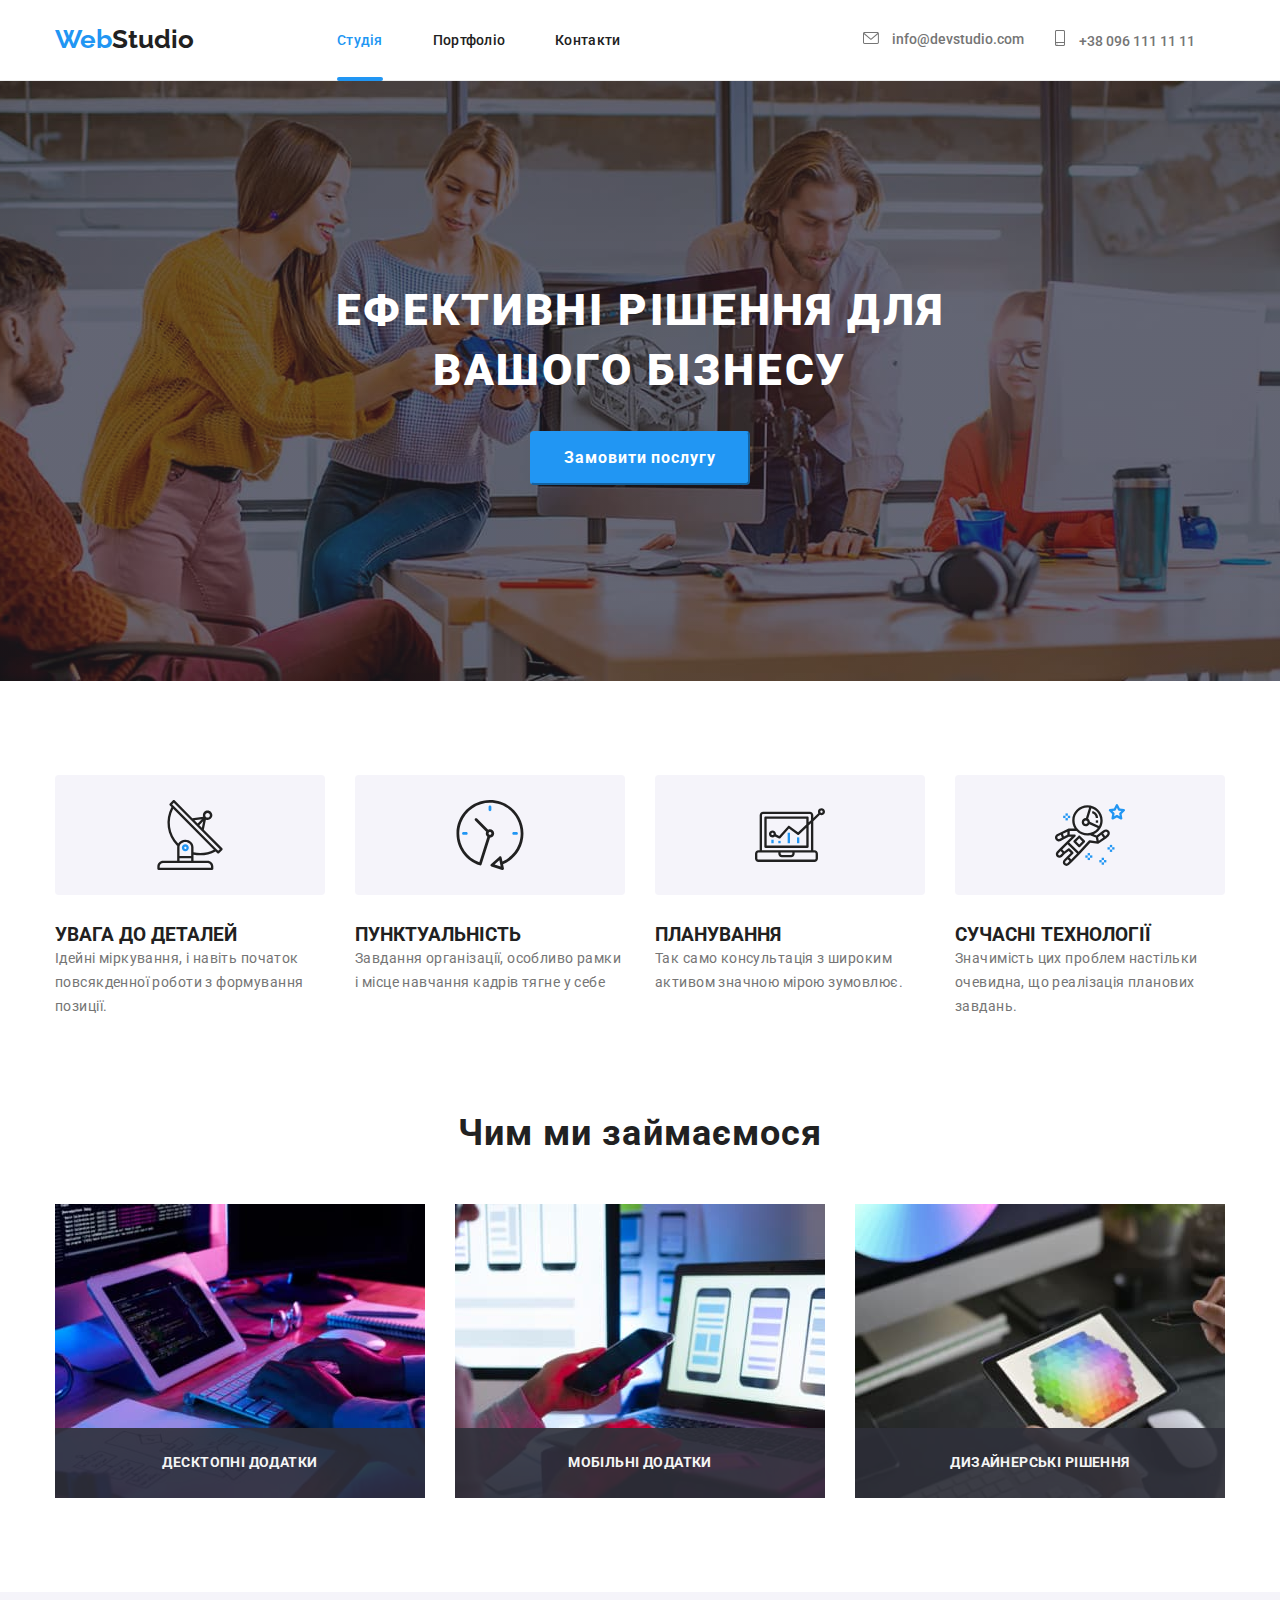
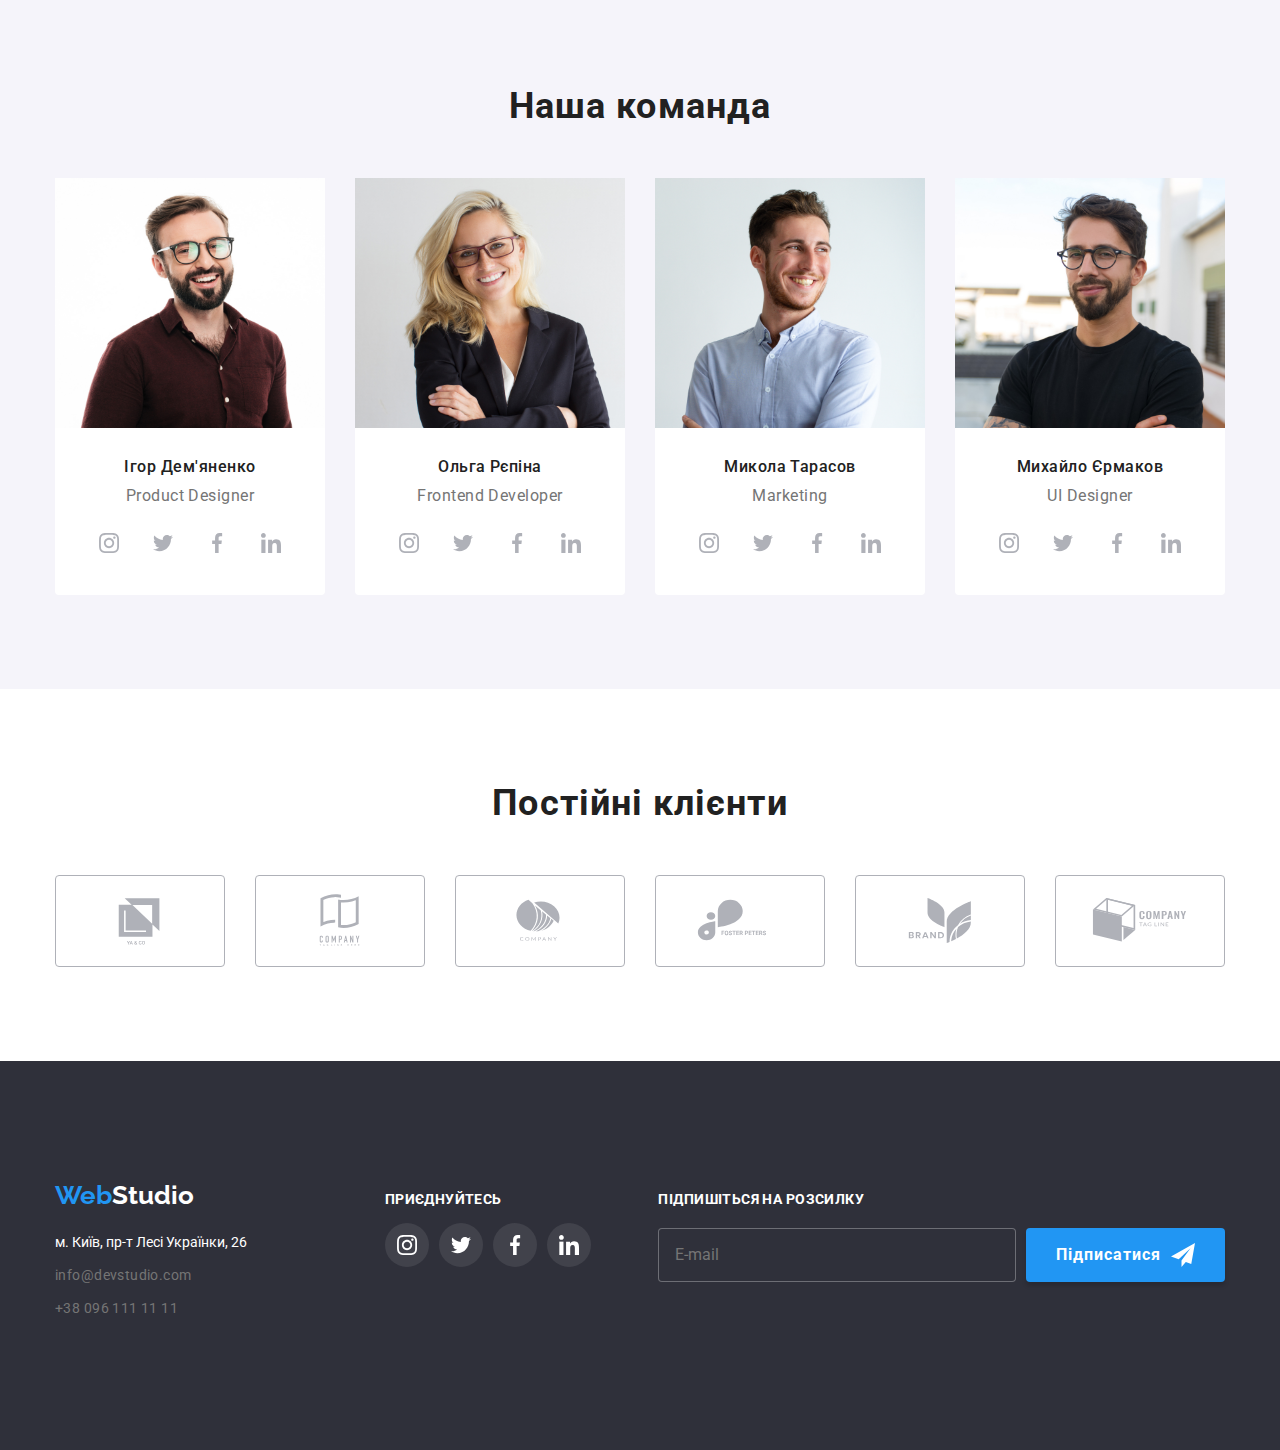
<file: index.html>
<!DOCTYPE html>
<html lang="uk">
  <head>
    <meta charset="UTF-8" />
    <meta http-equiv="X-UA-Compatible" content="IE=edge" />
    <meta name="viewport" content="width=device-width, initial-scale=1.0" />
    <title>Document</title>
    <link rel="preconnect" href="https://fonts.googleapis.com" />
    <link rel="preconnect" href="https://fonts.gstatic.com" crossorigin />
    <link
      href="https://fonts.googleapis.com/css2?family=Homemade+Apple&family=Raleway:wght@700&family=Roboto:wght@400;500;700;900&display=swap"
      rel="stylesheet"
    />
    <link
      rel="stylesheet"
      href="https://cdn.jsdelivr.net/npm/modern-normalize@1.1.0/modern-normalize.min.css"
    />
    <!-- <link rel="stylesheet" href="./css/style.css" /> -->
    
    <!-- ПРОЦЕСОР SAAS -->
    <link rel="stylesheet" href="https://cdn.jsdelivr.net/npm/modern-normalize@1.1.0/modern-normalize.css">
    <link rel="stylesheet" href="./css/main.css" />
  </head>
<body>
  <header class="header">
    <nav class="header__nav-page container ">
      <a class="header__logo" href="./index.html">Web<span class="header__logo-studio">Studio</span></a>
      <ul class="nav-wrap header__nav-list list">
        <li class="nav-wrap__item">
          <a class="nav-wrap__link current" href="./index.html">Студія</a>
        </li>
        <li class="nav-wrap__item">
          <a class="nav-wrap__link " href="./portfolio.html">Портфоліо</a>
        </li>
        <li class="nav-wrap__item">
          <a class="nav-wrap__link" href="#">Контакти</a>
        </li>
      </ul>
      <ul class="contact-wrap list">
        <li class="contact-wrap__item">
          <a class="contact-wrap__link" href="mailto:info@devstudio.com">
            <svg class="icon-mail" width="16" height="12">
              <use href="./img/icons.svg#icon-mail"></use>
            </svg>
            <span>info@devstudio.com</span>
          </a>
        </li>
        <li class="contact-wrap__item">
          <a class="contact-wrap__link" href="tel:+380961111111">
            <svg class="icon-smartphone " width="12" height="16">
              <use href="./img/icons.svg#icon-smartphone"></use>
            </svg>
            <span>+38 096 111 11 11 </span>
          </a>
        </li>
      </ul>
    </nav>
  </header>
    <!--Main-->
    <main>
      <section class="hero">
        <div class="container">
          <h1 class="hero__title">Ефективні рішення для вашого бізнесу</h1>
          <button class="button button-first" data-modal-open type="button">Замовити послугу</button>
        </div>
      </section>
      <!--section feature-->
      <section class="section-feature">
        <div class="container">
          <h2 class="section-feature__title visually-hidden">особливості</h2>
          <ul class="section-feature__list list">
            <li class="section-feature__item  icon-antenna">
              <h3 class="title">УВАГА ДО ДЕТАЛЕЙ</h3>
              <p class="section-feature__subtitle">
                Ідейні міркування, і навіть початок повсякденної роботи з
                формування позиції.
              </p>
            </li>
            <li class="section-feature__item  icon-clock">
              <h3 class="title">ПУНКТУАЛЬНІСТЬ</h3>
              <p class="section-feature__subtitle">
                Завдання організації, особливо рамки і місце навчання кадрів
                тягне у себе
              </p>
            </li>
            <li class="section-feature__item  icon-diagram">
              <h3 class="title">ПЛАНУВАННЯ</h3>
              <p class="section-feature__subtitle">
                Так само консультація з широким активом значною мірою зумовлює.
              </p>
            </li>
            <li class="section-feature__item icon-astronaut">
              <h3 class="title">СУЧАСНІ ТЕХНОЛОГІЇ</h3>
              <p class="section-feature__subtitle">
                Значимість цих проблем настільки очевидна, що реалізація
                планових завдань.
              </p>
            </li>
          </ul>
        </div>
      </section>
      <!--Section work-->
      <section class="work">
        <div class="container">
          <h2 class="work__title">Чим ми займаємося</h2>
          <ul class="work__list list">
            <li class="work__item">
              <img class="work-img"
                src="img/box2.jpg"
                alt="аналіз сайту"
                width="370"
                height="294"
              />
              <p class="work__label">Десктопні додатки</p>
            </li>
            <li class="work__item">
              <img class="work-img"
                src="img/box1.jpg"
                alt="створення мобільного додатку"
                width="370"
                height="294"
              />
              <p class="work__label">Мобільні додатки</p>
            </li>
            <li class="work__item">
              <img  class="work-img"
              src="img/box3.jpg" 
              alt="дизайн" 
              width="370" 
              height="294" />
              <p class="work__label">Дизайнерські рішення</p>
            </li>
          </ul>
        </div>
      </section>
      <!--Section our team-->
      <section class="team">
        <div class="container">
          <h2 class="team__title">Наша команда</h2>
          <ul class="team__list list">
            <li class="team__item">
              <img
                src="img/img1.jpg"
                alt="Product Designer"
                width="270"
                height="250"
              />
              <div class="employee">
                <h3 class="employee__title">Ігор Дем'яненко</h3>
                <p class="employee__subtitle">Product Designer</p>
                <ul class="social__list">
                  <li class="social__item list">
                    <a href="" class="social__link link">
                      <svg class="social-icons" width="20" height="20">
                        <use href="./img/icons.svg#icon-instagram1"></use>
                      </svg>
                    </a>
                  </li>
                  <li class="social__item list">
                    <a href="" class="social__link link">
                      <svg class="social-icons" width="20" height="20">
                        <use href="./img/icons.svg#icon-twitter2"></use>
                      </svg>
                    </a>
                  </li>
                  <li class="social__item list">
                    <a href="" class="social__link link">
                      <svg class="social-icons" width="20" height="20">
                        <use href="./img/icons.svg#icon-facebook3"></use>
                      </svg>
                    </a>
                  </li>
                  <li class="social__item list">
                    <a href="" class="social__link link">
                      <svg class="social-icons" width="20" height="20">
                        <use href="./img/icons.svg#icon-linkedin4"></use>
                      </svg>
                    </a>
                  </li>
                </ul>
              </div>
            </li>
            <li class="team__item">
              <img
                src="img/img-2.jpg"
                alt="Frontend Developer"
                width="270"
                height="250"
              />
              <div class="employee">
                <h3 class="employee__title">Ольга Рєпіна</h3>
                <p class="employee__subtitle">Frontend Developer</p>
              <ul class="social__list">
                <li class="social__item list">
                  <a href="" class="social__link link">
                    <svg class="social-icons" width="20" height="20">
                      <use href="./img/icons.svg#icon-instagram1"></use>
                    </svg>
                  </a>
                </li>
                <li class="social__item list">
                  <a href="" class="social__link link">
                    <svg class="social-icons" width="20" height="20">
                      <use href="./img/icons.svg#icon-twitter2"></use>
                    </svg>
                  </a>
                </li>
                <li class="social__item list">
                  <a href="" class="social__link link">
                    <svg class="social-icons" width="20" height="20">
                      <use href="./img/icons.svg#icon-facebook3"></use>
                    </svg>
                  </a>
                </li>
                <li class="social__item list">
                  <a href="" class="social__link link">
                    <svg class="social-icons" width="20" height="20">
                      <use href="./img/icons.svg#icon-linkedin4"></use>
                    </svg>
                  </a>
                </li>
              </ul>
              </div>
            </li>
            <li class="team__item">
              <img
                src="img/img-3.jpg"
                alt="Marketing"
                width="270"
                height="250"
              />
              <div class="employee">
                <h3 class="employee__title">Микола Тарасов</h3>
                <p class="employee__subtitle">Marketing</p>
                    <ul class="social__list">
                      <li class="social__item list">
                        <a href="" class="social__link link">
                          <svg class="social-icons" width="20" height="20">
                            <use href="./img/icons.svg#icon-instagram1"></use>
                          </svg>
                        </a>
                      </li>
                      <li class="social__item list">
                        <a href="" class="social__link link">
                          <svg class="social-icons" width="20" height="20">
                            <use href="./img/icons.svg#icon-twitter2"></use>
                          </svg>
                        </a>
                      </li>
                      <li class="social__item list">
                        <a href="" class="social__link link">
                          <svg class="social-icons" width="20" height="20">
                            <use href="./img/icons.svg#icon-facebook3"></use>
                          </svg>
                        </a>
                      </li>
                      <li class="social__item list">
                        <a href="" class="social__link link">
                          <svg class="social-icons" width="20" height="20">
                            <use href="./img/icons.svg#icon-linkedin4"></use>
                          </svg>
                        </a>
                      </li>
                    </ul>
              </div>
            </li>
            <li class="team__item">
              <img
                src="img/img-4.jpg"
                alt="UI Designer"
                width="270"
                height="250"
              />
              <div class="employee">
                <h3 class="employee__title">Михайло Єрмаков</h3>
                <p class="employee__subtitle">UI Designer</p>
                      <ul class="social__list">
                        <li class="social__item list">
                          <a href="" class="social__link link">
                            <svg class="social-icons" width="20" height="20">
                              <use href="./img/icons.svg#icon-instagram1"></use>
                            </svg>
                          </a>
                        </li>
                        <li class="social__item list">
                          <a href="" class="social__link link">
                            <svg class="social-icons" width="20" height="20">
                              <use href="./img/icons.svg#icon-twitter2"></use>
                            </svg>
                          </a>
                        </li>
                        <li class="social__item list">
                          <a href="" class="social__link link">
                            <svg class="social-icons" width="20" height="20">
                              <use href="./img/icons.svg#icon-facebook3"></use>
                            </svg>
                          </a>
                        </li>
                        <li class="social__item list">
                          <a href="" class="social__link link">
                            <svg class="social-icons" width="20" height="20">
                              <use href="./img/icons.svg#icon-linkedin4"></use>
                            </svg>
                          </a>
                        </li>
                      </ul>
              </div>
            </li>
          </ul>
        </div>
      </section>
      <!-- customers -->
      <section class="customers">
        <div class="containers">
          <h2 class="customers__title">Постійні клієнти</h2>
          <ul class="customers__list list">
            <li class="customers__item">
                <a href="" class="customers__link">
                    <svg class="customers-icon"  width="106" height="60">
                        <use href="./img/icons.svg#icon-Logo1"></use>
                    </svg>
                </a>
            </li>
            <li class="customers__item">
                <a href="" class="customers__link">
                    <svg class="customers-icon"  width="106" height="60">
                        <use href="./img/icons.svg#icon-Logo2"></use>
                    </svg>
                </a>
            </li>
            <li class="customers__item">
                <a href="" class="customers__link">
                    <svg class="customers-icon"  width="106" height="60">
                      <use href="./img/icons.svg#icon-Logo3"></use>
                    </svg>
                </a>
            </li>
            <li class="customers__item">
                <a href="" class="customers__link">
                    <svg class="customers-icon"  width="106" height="60">
                        <use href="./img/icons.svg#icon-Logo4"></use>
                    </svg>
                </a>
            </li>
            <li class="customers__item">
                <a href="" class="customers__link">
                    <svg class="customers-icon"  width="106" height="60">
                        <use href="./img/icons.svg#icon-Logo5"></use>
                    </svg>
                </a>
            </li>
            <li class="customers__item">
                <a href="" class="customers__link">
                    <svg class="customers-icon"  width="106" height="60"> 
                        <use href="./img/icons.svg#icon-Logo6"></use>
                    </svg>
                </a>
            </li>
          </ul>
        </div>
      </section>
    </main>
    <!--footer-->
    <footer class="footer">
      <div class="container footer">
        <div class="footer-nav">
          <a class="footer__logo" href="./index.html">Web<span class="footer__studio">Studio</span></a>
          <address class="address">
            <ul class="address-list list">
              <li class="address-list__item">
                <a class="address__link" href="https://goo.gl/maps/UXaTp1BrpEmgEW7">м. Київ, пр-т Лесі Українки, 26</a>
              </li>
              <li class="address-list__item">
                <a class="address__contact" href="mailto:info@devstudio.com">info@devstudio.com
                </a>
              </li>
              <li class="address-list__item">
                <a class="address__contact" href="tel:+380961111111">+38 096 111 11 11
                </a>
              </li>
            </ul>
          </address>
        </div>
        <div class="social">
          <p class="social__tittle">приєднуйтесь</p>
          <ul class="social__list">
            <li class="social__item list">
              <a href="" class="social__link--footer link">
                <svg class="social-icons" width="20" height="20">
                  <use href="./img/icons.svg#icon-instagram1"></use>
                </svg>
              </a>
            </li>
            <li class="social__item list">
              <a href="" class="social__link--footer link">
                <svg class="social-icons" width="20" height="20">
                  <use href="./img/icons.svg#icon-twitter2"></use>
                </svg>
              </a>
            </li>
            <li class="social__item list">
              <a href="" class="social__link--footer link">
                <svg class="social-icons" width="20" height="20">
                  <use href="./img/icons.svg#icon-facebook3"></use>
                </svg>
              </a>
            </li>
            <li class="social__item list">
              <a href="" class="social__link--footer link">
                <svg class="social-icons" width="20" height="20">
                  <use href="./img/icons.svg#icon-linkedin4"></use>
                </svg>
              </a>
            </li>
          </ul>
        </div>
        <div class="subscribe">
          <h2 class="subscribe__tittle">Підпишіться на розсилку</h2>
          <form class="form-footer">
            <input type="email" name="email" class="form-footer__input" placeholder="E-mail">
            <button type="submit" class="button form-button"> Підписатися
              <svg class="icon-submit-footer" width="24" height="24">
                <use href="./img/icons.svg#icon-send-form"></use>
              </svg>
            </button>
          </form>
        </div>
      </div>
    </footer>
  <!-- МОДАЛЬНЕ ВІКНО -->
  <div class="modal-backdrop is-hidden" data-modal>
    <div class="modal">
      <div class="close-sign" data-modal-close>
        <svg class="close-button" width="18" height="18">
          <use href="./img/icons.svg#icon-close"></use>
        </svg>
      </div>
      <form class="modal-form" name="form-buy">
        <p class="form-tittle">Залиште свої дані, ми вам передзвонимо</p>
  
        <div class="filling-form">
          <label for="user-name" class="modal-label">Ім'я</label>
          <div class="input-wrapper">
            <input type="text" name="username" id="user-name" class="modal-input" />
            <svg class="icon-form" width="18" height="18">
              <use href="./img/icons.svg#icon-person-form""></use>
        </svg>
      </div>
  
    <label for=" user-tel" class="modal-label">Телефон</label>
                <div class="input-wrapper">
                  <input type="tel" name="tel" id="user-tel" class="modal-input" />
                  <svg class="icon-form" width="18" height="18">
                    <use href="./img/icons.svg#icon-phone-form"></use>
                  </svg>
                </div>
  
                <label for="user-mail" class="modal-label">Пошта</label>
                <div class="input-wrapper">
                  <input type="email" name="username" id="user-mail" class="modal-input" />
                  <svg class="icon-form" width="18" height="18">
                    <use href="./img/icons.svg#icon-email-form"></use>
                  </svg>
                </div>
                <label for="user-comment" class="modal-label">Коментар </label>
                <textarea type="text" name="user-comment" id="user-comment" class="modal-textarea" rows="4"
                  placeholder="Введіть текст"></textarea>
  
                <input class="input-checkbox visually-hidden" type="checkbox" name="checkbox" id="checkbox">
                <label for="checkbox" class="checkbox ">Погоджуюся з розсилкою та приймаю
                  <a href="#" class="checkbox-link"><span>Умови договору</span></a>
                </label>
          </div>
  
  
          <button type="submit" class="form-button"> Відправити
          </button>
      </form>
    </div>
  </div>
  <script src="./js/modal.js"></script>
  </body>
  
  </html>
</file>
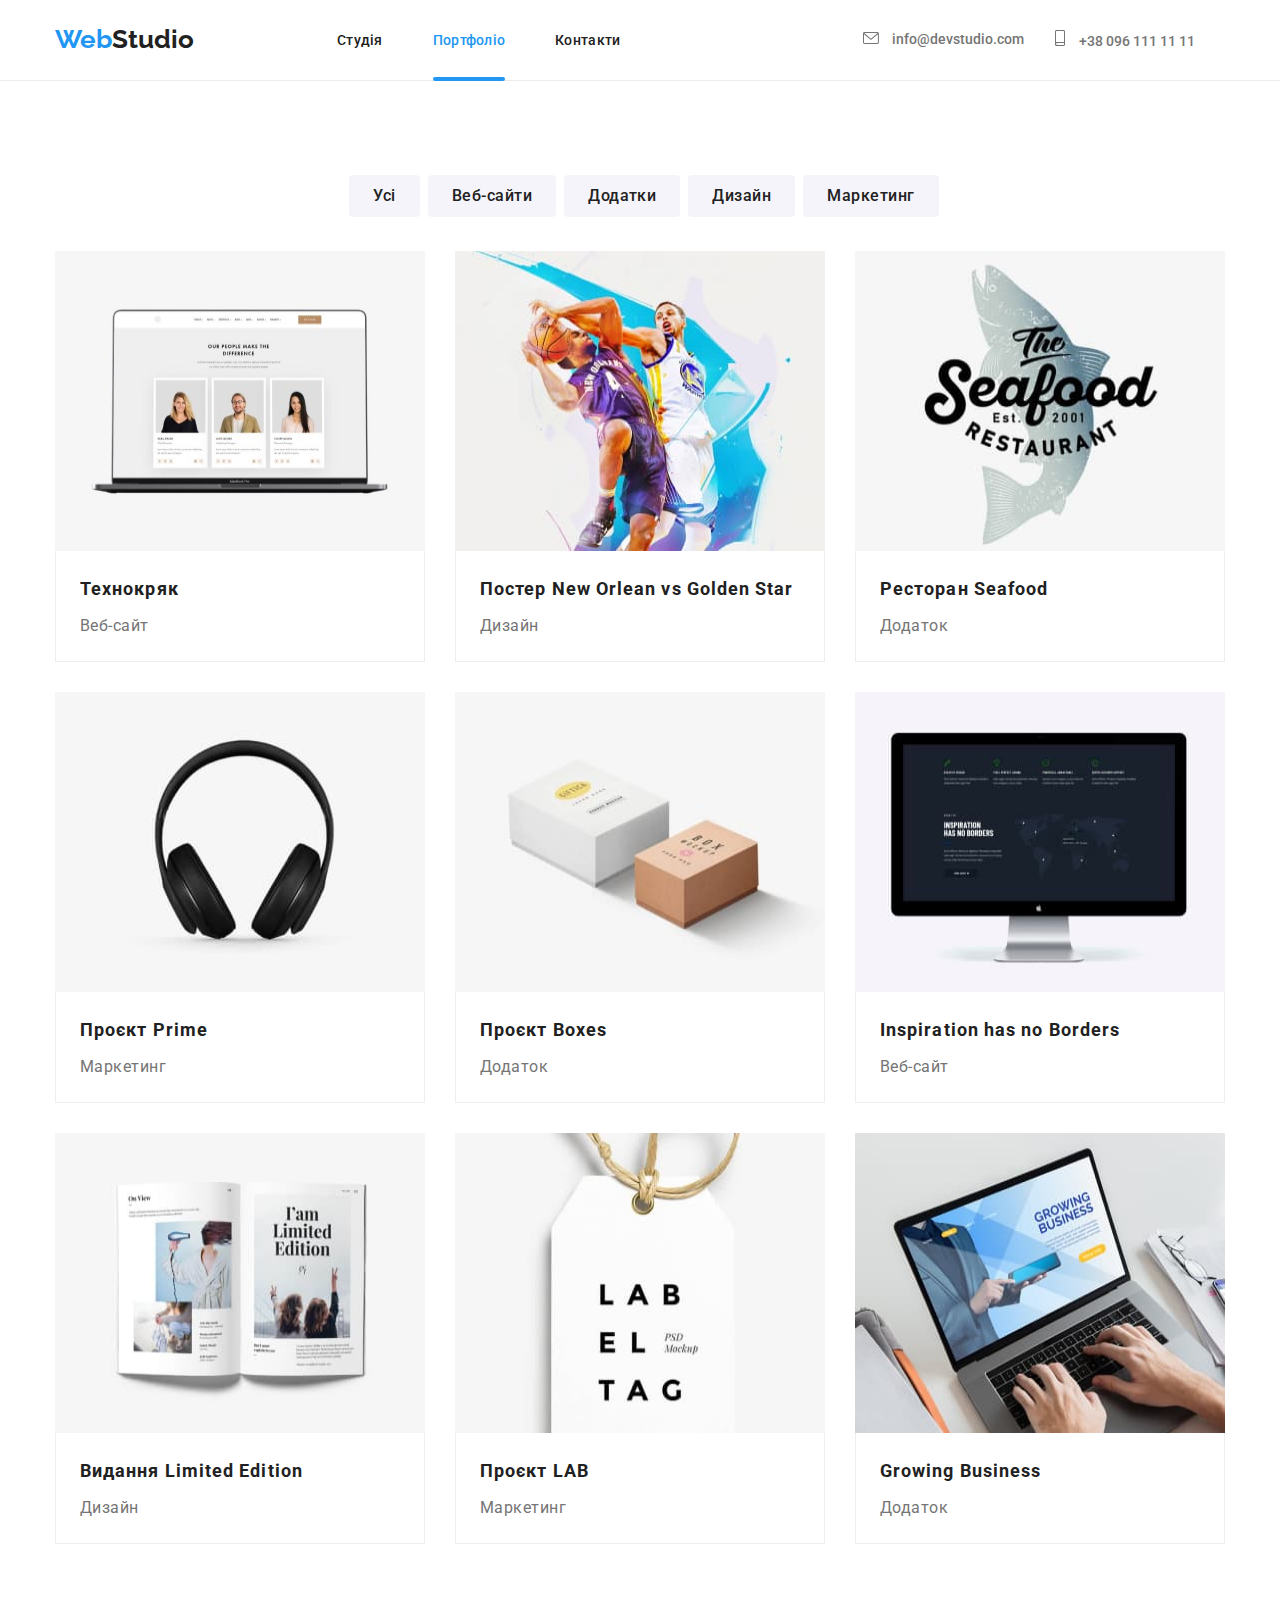
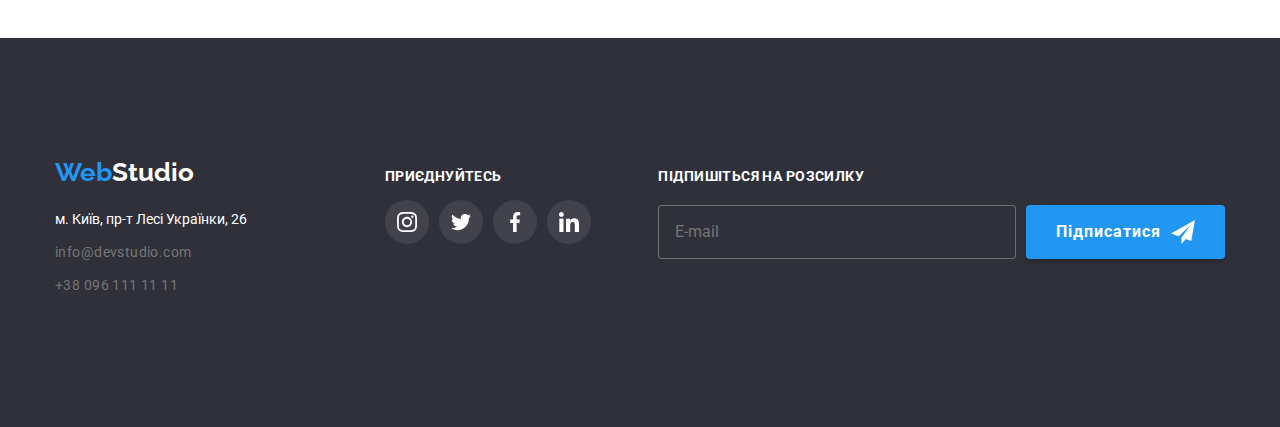
<file: portfolio.html>
<!DOCTYPE html>
<html lang="uk">
  <head>
    <meta charset="UTF-8" />
    <meta http-equiv="X-UA-Compatible" content="IE=edge" />
    <meta name="viewport" content="width=device-width, initial-scale=1.0" />
    <title>Document</title>
    <link rel="preconnect" href="https://fonts.googleapis.com" />
    <link rel="preconnect" href="https://fonts.gstatic.com" crossorigin />
    <link
      href="https://fonts.googleapis.com/css2?family=Homemade+Apple&family=Raleway:wght@700&family=Roboto:wght@400;500;700;900&display=swap"
      rel="stylesheet"
    />
    <link
      rel="stylesheet"
      href="https://cdn.jsdelivr.net/npm/modern-normalize@1.1.0/modern-normalize.min.css"
    />
    <!-- <link rel="stylesheet" href="./css/style.css" /> -->

        <!-- ПРОЦЕСОР SAAS -->
        <link rel="stylesheet" href="https://cdn.jsdelivr.net/npm/modern-normalize@1.1.0/modern-normalize.css">
        <link rel="stylesheet" href="./css/main.css" />
  </head>
  <body>
    <header class="header">
      <nav class="header__nav-page container ">
        <a class="header__logo" href="./index.html">Web<span class="header__logo-studio">Studio</span></a>
        <ul class="nav-wrap header__nav-list list">
          <li class="nav-wrap__item">
            <a class="nav-wrap__link" href="./index.html">Студія</a>
          </li>
          <li class="nav-wrap__item">
            <a class="nav-wrap__link current" href="./portfolio.html">Портфоліо</a>
          </li>
          <li class="nav-wrap__item">
            <a class="nav-wrap__link" href="#">Контакти</a></li>
        </ul>
        <ul class="contact-wrap list">
          <li class="contact-wrap__item">
            <a class="contact-wrap__link" href="mailto:info@devstudio.com">
              <svg class="icon-mail" width="16" height="12">
                <use href="./img/icons.svg#icon-mail"></use>
              </svg>
              <span>info@devstudio.com</span>
            </a>
          </li>
          <li class="contact-wrap__item">
            <a class="contact-wrap__link" href="tel:+380961111111">
              <svg class="icon-smartphone " width="12" height="16">
                <use href="./img/icons.svg#icon-smartphone"></use>
              </svg>
              <span>+38 096 111 11 11 </span>
            </a>
          </li>
        </ul>
      </nav>
    </header>
    <!--section projects-->
    <main>
      <section class="portfolio">
        <div class="container">
          <h1 class="portfolio-button visually-hidden">our-works</h1>
          <ul class="button-list list">
            <li class="button-list__item">
              <button type="button" class="button button-second">Усі</button>
            </li>
            <li class="button-list__item">
              <button class="button button-second" type="button">Веб-сайти</button>
            </li>
            <li class="button-list__item">
              <button class="button button-second" type="button" >Додатки</button>
            </li>
            <li class="button-list__item">
              <button class="button button-second"type="button">Дизайн</button>
            </li>
            <li class="button-list__item">
              <button class="button button-second" type="button" >Маркетинг</button>
            </li>
          </ul>
          <ul class="portfolio-list list">
            <li class="portfolio-list__item">
              <a class="portfolio-list__link" href="">
                  <div class="image-wrap">
                    <img src="img/project-1.jpg" 
                    alt="Технокряк" 
                    width="370" 
                    height="300" />
                    <p class="image-wrap__description">
                        Ресурс пропонує комплексні пропозиції з різним рівнем
                        функціоналу та сервісів. Все це дозволить відвідувачу
                        отримати вичерпні відомості про компанію чи приватну
                        особу.
                    </p>
                  </div>
                    <div class="project">
                      <h2 class="project__title">Технокряк</h2>
                    <p class="project__subtitle">Веб-сайт</p>
                  </div>
              </a>
            </li>
            <li class="portfolio-list__item">
              <a class="portfolio-list__link" href="">
                  <div class="image-wrap">
                    <img
                      src="img/project-2.jpg"
                      alt="Постер New Orlean vs Golden Star"
                      width="370"
                      height="300"
                    />
                    <p class="image-wrap__description">
                      Ресурс пропонує комплексні пропозиції з різним рівнем
                      функціоналу та сервісів. Все це дозволить відвідувачу
                      отримати вичерпні відомості про компанію чи приватну
                      особу.
                    </p>
                  </div>
                    <div class="project">
                  <h2 class="project__title">Постер New Orlean vs Golden Star</h2>
                  <p class="project__subtitle">Дизайн</p>
                </div>
              </a>
            </li>
            <li class="portfolio-list__item">
              <a class="portfolio-list__link" href="">
                  <div class="image-wrap">
                    <img
                      src="img/project-3.jpg"
                      alt="Ресторан Seafood"
                      width="370"
                      height="300"
                    />
                    <p class="image-wrap__description">
                      Ресурс пропонує комплексні пропозиції з різним рівнем
                      функціоналу та сервісів. Все це дозволить відвідувачу
                      отримати вичерпні відомості про компанію чи приватну
                      особу.
                    </p>
                  </div>
                    <div class="project">
                  <h2 class="project__title">Ресторан Seafood</h2>
                  <p class="project__subtitle">Додаток</p>
                </div>
              </a>
            </li>
            <li class="portfolio-list__item">
              <a class="portfolio-list__link" href="">
                  <div class="image-wrap">
                    <img
                      src="img/project-4.jpg"
                      alt="Проєкт Prime"
                      width="370"
                      height="300"
                    />
                    <p class="image-wrap__description">
                      Ресурс пропонує комплексні пропозиції з різним рівнем
                      функціоналу та сервісів. Все це дозволить відвідувачу
                      отримати вичерпні відомості про компанію чи приватну
                      особу.
                    </p>
                  </div>
                 <div class="project">
                  <h2 class="project__title">Проєкт Prime</h2>
                  <p class="project__subtitle">Маркетинг</p>
                </div>
              </a>
            </li>
            <li class="portfolio-list__item">
              <a class="portfolio-list__link" href="">
                  <div class="image-wrap">
                    <img
                      src="img/project-5.jpg"
                      alt="Проєкт Boxes"
                      width="370"
                      height="300"
                    />
                    <p class="image-wrap__description">
                      Ресурс пропонує комплексні пропозиції з різним рівнем
                      функціоналу та сервісів. Все це дозволить відвідувачу
                      отримати вичерпні відомості про компанію чи приватну
                      особу.
                    </p>
                  </div>
                  <div class="project">
                  <h2 class="project__title">Проєкт Boxes</h2>
                  <p class="project__subtitle">Додаток</p>
                </div>
              </a>
            </li>
            <li class="portfolio-list__item">
              <a class="portfolio-list__link" href="">
                  <div class="image-wrap">
                    <img
                      src="img/project-6.jpg"
                      alt="Inspiration has no Borders"
                      width="370"
                      height="300"
                    />
                    <p class="image-wrap__description">
                      Ресурс пропонує комплексні пропозиції з різним рівнем
                      функціоналу та сервісів. Все це дозволить відвідувачу
                      отримати вичерпні відомості про компанію чи приватну
                      особу.
                    </p>
                  </div>
                    <div class="project">
                  <h2 class="project__title">Inspiration has no Borders</h2>
                  <p class="project__subtitle">Веб-сайт</p>
                </div>
              </a>
            </li>
            <li class="portfolio-list__item">
              <a class="portfolio-list__link" href="">
                  <div class="image-wrap">
                    <img
                      src="img/project-7.jpg"
                      alt="Видання Limited Edition"
                      width="370"
                      height="300"
                    />
                    <p class="image-wrap__description">
                      Ресурс пропонує комплексні пропозиції з різним рівнем
                      функціоналу та сервісів. Все це дозволить відвідувачу
                      отримати вичерпні відомості про компанію чи приватну
                      особу.
                    </p>
                  </div>
                      <div class="project">
                  <h2 class="project__title">Видання Limited Edition</h2>
                  <p class="project__subtitle">Дизайн</p>
                </div>
              </a>
            </li>
            <li class="portfolio-list__item">
              <a class="portfolio-list__link" href="">
                  <div class="image-wrap">
                    <img
                      src="img/project-8.jpg"
                      alt="Проєкт LAB"
                      width="370"
                      height="300"
                    />
                    <p class="image-wrap__description">
                      Ресурс пропонує комплексні пропозиції з різним рівнем
                      функціоналу та сервісів. Все це дозволить відвідувачу
                      отримати вичерпні відомості про компанію чи приватну
                      особу.
                    </p>
                  </div>
                      <div class="project">
                  <h2 class="project__title">Проєкт LAB</h2>
                  <p class="project__subtitle">Маркетинг</p>
                </div>
              </a>
            </li>
            <li class="portfolio-list__item">
              <a class="portfolio-list__link" href="">
                  <div class="image-wrap">
                    <img
                      src="img/project-9.jpg"
                      alt="Growing Business"
                      width="370"
                      height="300"
                    />
                    <p class="image-wrap__description">
                      Ресурс пропонує комплексні пропозиції з різним рівнем
                      функціоналу та сервісів. Все це дозволить відвідувачу
                      отримати вичерпні відомості про компанію чи приватну
                      особу.
                    </p>
                  </div>
                        <div class="project">
                  <h2 class="project__title">Growing Business</h2>
                  <p class="project__subtitle">Додаток</p>
                </div>
              </a>
            </li>
          </ul>
        </div>
      </section>
    </main>
    <!-- FOOTER -->
    <footer class="footer">
      <div class="container footer">
        <div class="footer-nav">
          <a class="footer__logo" href="./index.html">Web<span class="footer__studio">Studio</span></a>
          <address class="address">
            <ul class="address-list list">
              <li class="address-list__item">
                <a class="address__link" href="https://goo.gl/maps/UXaTp1BrpEmgEW7">м. Київ, пр-т Лесі Українки, 26</a>
              </li>
              <li class="address-list__item">
                <a class="address__contact" href="mailto:info@devstudio.com">info@devstudio.com
                </a>
              </li>
              <li class="address-list__item">
                <a class="address__contact" href="tel:+380961111111">+38 096 111 11 11
                </a>
              </li>
            </ul>
          </address>
        </div>
        <div class="social">
          <p class="social__tittle">приєднуйтесь</p>
          <ul class="social__list">
            <li class="social__item list">
              <a href="" class="social__link--footer link">
                <svg class="social-icons" width="20" height="20">
                  <use href="./img/icons.svg#icon-instagram1"></use>
                </svg>
              </a>
            </li>
            <li class="social__item list">
              <a href="" class="social__link--footer link">
                <svg class="social-icons" width="20" height="20">
                  <use href="./img/icons.svg#icon-twitter2"></use>
                </svg>
              </a>
            </li>
            <li class="social__item list">
              <a href="" class="social__link--footer link">
                <svg class="social-icons" width="20" height="20">
                  <use href="./img/icons.svg#icon-facebook3"></use>
                </svg>
              </a>
            </li>
            <li class="social__item list">
              <a href="" class="social__link--footer link">
                <svg class="social-icons" width="20" height="20">
                  <use href="./img/icons.svg#icon-linkedin4"></use>
                </svg>
              </a>
            </li>
          </ul>
        </div>
    <div class="subscribe">
      <h2 class="subscribe__tittle">Підпишіться на розсилку</h2>
      <form class="form-footer">
        <input type="email" name="email" class="form-footer__input" placeholder="E-mail">
        <button type="submit" class="button form-button"> Підписатися
          <svg class="icon-submit-footer" width="24" height="24">
            <use href="./img/icons.svg#icon-send-form"></use>
          </svg>
        </button>
      </form>
    </div>
    </div>
    </footer>
      </body>
      </html>
</file>
<file: css/main.css>
@charset "UTF-8";
:root {
  --primery-text-color: #212121;
  --secondery-text-color: #757575;
  --accent-text-color: #2196f3;
  --white-text-color: #ffffff;
  --main-background-color: #f5f5f5;
  --secondery-background-color: #2f303a;
  --button-background-color: #f5f4fa;
  --icons-main-color: #afb1b8;
}

h1,
h2,
h3,
p {
  margin-bottom: 0;
  margin-top: 0;
}

body {
  color: var(--primery-text-color);
  background-color: var(--white-text-color);
  font-family: Roboto, sans-serif;
}

.container {
  -webkit-box-align: center;
      -ms-flex-align: center;
          align-items: center;
  margin: auto;
  width: 1200px;
  padding-left: 15px;
  padding-right: 15px;
}

.container.footer {
  display: -webkit-box;
  display: -ms-flexbox;
  display: flex;
  -webkit-box-align: baseline;
      -ms-flex-align: baseline;
          align-items: baseline;
  -webkit-box-pack: justify;
      -ms-flex-pack: justify;
          justify-content: space-between;
}

.list {
  list-style: none;
  margin: 0;
  padding: 0;
}

img {
  display: block;
}

.visually-hidden {
  position: absolute;
  width: 1px;
  height: 1px;
  margin: -1px;
  border: 0;
  padding: 0;
  white-space: nowrap;
  -webkit-clip-path: inset(100%);
          clip-path: inset(100%);
  clip: rect(0 0 0 0);
  overflow: hidden;
}

.button-list {
  display: -webkit-box;
  display: -ms-flexbox;
  display: flex;
  -webkit-box-pack: center;
      -ms-flex-pack: center;
          justify-content: center;
  -webkit-box-align: center;
      -ms-flex-align: center;
          align-items: center;
  margin-bottom: 34px;
}

.button-list__item {
  margin-left: 8px;
}

.button {
  font-family: inherit;
  color: var(--white-text-color);
  background-color: var(--accent-text-color);
  text-align: center;
  cursor: pointer;
  border-radius: 4px;
  border-color: transparent;
}

.button-first {
  padding: 10px 32px;
  font-weight: 700;
  font-size: 16px;
  line-height: 1.9;
  letter-spacing: 0.06em;
  border-radius: 4px;
  border-color: var(--accent-text-color);
  -webkit-transition: color 250ms cubic-bezier(0.4, 0, 0.2, 1), background-color 250ms cubic-bezier(0.4, 0, 0.2, 1);
  transition: color 250ms cubic-bezier(0.4, 0, 0.2, 1), background-color 250ms cubic-bezier(0.4, 0, 0.2, 1);
}

.button-second {
  padding: 6px 22px;
  margin-top: 0;
  font-weight: 500;
  font-size: 16px;
  line-height: 1.62;
  text-align: center;
  letter-spacing: 0.03em;
  color: var(--primery-text-color);
  background-color: var(--button-background-color);
  border-radius: 4px;
  -webkit-transition: color 250ms cubic-bezier(0.4, 0, 0.2, 1), background-color 250ms cubic-bezier(0.4, 0, 0.2, 1);
  transition: color 250ms cubic-bezier(0.4, 0, 0.2, 1), background-color 250ms cubic-bezier(0.4, 0, 0.2, 1);
}

.button-second:hover,
.button-second:focus {
  -webkit-box-shadow: 0px 3px 1px rgba(0, 0, 0, 0.1), 0px 1px 2px rgba(0, 0, 0, 0.08), 0px 2px 2px rgba(0, 0, 0, 0.12);
          box-shadow: 0px 3px 1px rgba(0, 0, 0, 0.1), 0px 1px 2px rgba(0, 0, 0, 0.08), 0px 2px 2px rgba(0, 0, 0, 0.12);
  color: var(--white-text-color);
  background-color: var(--accent-text-color);
}

.header__logo {
  padding-top: 24px;
  padding-bottom: 25px;
  color: var(--accent-text-color);
  font-family: Raleway, sans-serif;
  font-weight: 700;
  font-size: 26px;
  line-height: 1.2;
  text-decoration: none;
}

.header__logo-studio {
  color: var(--primery-text-color);
}

.header {
  border-bottom: 1px solid #ececec;
}

/* NAVIGATION */
.header__nav-page {
  display: -webkit-box;
  display: -ms-flexbox;
  display: flex;
  -webkit-box-align: center;
      -ms-flex-align: center;
          align-items: center;
}

.header__nav-list {
  display: -webkit-box;
  display: -ms-flexbox;
  display: flex;
  margin-left: 93px;
}

.nav-wrap__item {
  margin-left: 50px;
  position: relative;
}

.nav-wrap__link {
  display: block;
  padding: 32px 0;
  color: var(--primery-text-color);
  font-weight: 500;
  font-size: 14px;
  line-height: 1.15;
  letter-spacing: 0.02em;
  text-decoration: none;
  -webkit-transition: color 250ms cubic-bezier(0.4, 0, 0.2, 1);
  transition: color 250ms cubic-bezier(0.4, 0, 0.2, 1);
}

.nav-wrap__link:hover,
.nav-wrap__link:focus {
  color: var(--accent-text-color);
}

.nav-wrap__link.current {
  color: var(--accent-text-color);
}

.nav-wrap__link.current::after {
  position: absolute;
  left: 0;
  content: "";
  width: 100%;
  height: 4px;
  border-radius: 2px;
  background-color: var(--accent-text-color);
  bottom: -1px;
}

/* CONTACTS */
.contact-wrap {
  display: -webkit-box;
  display: -ms-flexbox;
  display: flex;
  margin-left: auto;
}

.contact-wrap:first-child {
  margin-left: 50px;
}

.contact-wrap__link {
  -webkit-transition: color 250ms cubic-bezier(0.4, 0, 0.2, 1);
  transition: color 250ms cubic-bezier(0.4, 0, 0.2, 1);
  color: var(--secondery-text-color);
  font-weight: 500;
  font-size: 14px;
  line-height: 16px;
  letter-spacing: 1.15;
  text-decoration: none;
  font-style: normal;
  margin-right: 30px;
}

.contact-wrap__link:hover,
.contact-wrap__link:focus {
  color: var(--accent-text-color);
}

.icon-mail,
.icon-smartphone {
  fill: currentColor;
  margin-right: 10px;
}

.hero {
  margin: auto;
  padding: 200px 0;
  text-align: center;
  max-width: 1600px;
  max-height: 600px;
  color: var(--white-text-color);
  background-color: #c4c4c4;
  background-image: -webkit-gradient(linear, left top, left bottom, from(rgba(47, 48, 58, 0.4)), to(rgba(47, 48, 58, 0.4))), url(../img/hero-bg.jpg);
  background-image: linear-gradient(rgba(47, 48, 58, 0.4), rgba(47, 48, 58, 0.4)), url(../img/hero-bg.jpg);
  background-repeat: no-repeat;
  background-position: center;
}

.hero__title {
  margin-top: 0;
  margin-bottom: 30px;
  margin-left: auto;
  margin-right: auto;
  width: 696px;
  font-weight: 900;
  font-size: 44px;
  line-height: 1.36;
  text-align: center;
  letter-spacing: 0.06em;
  text-transform: uppercase;
}

.section-feature {
  padding-top: 94px;
  padding-bottom: 94px;
}

.section-feature__list {
  display: -webkit-box;
  display: -ms-flexbox;
  display: flex;
}

.section-feature__item {
  margin-right: 30px;
  width: 270px;
}

.section-feature__item:last-child {
  margin-right: 0;
}

.section-feature__item::before {
  margin-bottom: 30px;
  display: block;
  content: "";
  height: 120px;
  background: var(--button-background-color);
  border-radius: 4px;
  background-repeat: no-repeat;
  background-position: center;
}

.icon-antenna::before {
  background-image: url(../img/bg-antenna.svg);
}

.icon-clock::before {
  background-image: url(../img/bg-clock.svg);
}

.icon-diagram::before {
  background-image: url(../img/bg-diagram.svg);
}

.icon-astronaut::before {
  background-image: url(../img/bg-astronaut.svg);
}

.section-feature__title {
  color: var(--primery-text-color);
  margin-top: 0;
  margin-bottom: 10px;
  font-size: 14px;
  line-height: 1.14;
  letter-spacing: 0.03em;
}

.section-feature__subtitle {
  color: var(--secondery-text-color);
  font-style: normal;
  font-weight: 400;
  font-size: 14px;
  line-height: 1.71;
  letter-spacing: 0.03em;
}

.work {
  padding-bottom: 94px;
}

.work__title {
  margin-bottom: 50px;
  color: var(--primery-text-color);
  font-weight: 700;
  font-size: 36px;
  line-height: 1.16;
  text-align: center;
  letter-spacing: 0.03em;
}

.work__list {
  display: -webkit-box;
  display: -ms-flexbox;
  display: flex;
  -webkit-box-pack: justify;
      -ms-flex-pack: justify;
          justify-content: space-between;
}

.work__item {
  position: relative;
}

.work__label {
  left: 0%;
  bottom: 0%;
  display: -webkit-box;
  display: -ms-flexbox;
  display: flex;
  -webkit-box-align: center;
      -ms-flex-align: center;
          align-items: center;
  -webkit-box-pack: center;
      -ms-flex-pack: center;
          justify-content: center;
  position: absolute;
  width: 100%;
  height: 70px;
  background: rgba(47, 48, 58, 0.9);
  font-weight: 700;
  font-size: 14px;
  line-height: 1.14;
  text-align: center;
  letter-spacing: 0.03em;
  text-transform: uppercase;
  color: var(--main-background-color);
}

.team {
  background-color: var(--button-background-color);
  padding-bottom: 94px;
  padding-top: 94px;
  max-width: 1600px;
  margin: auto;
}

.team__title {
  padding-bottom: 50px;
  color: var(--primery-text-color);
  font-weight: 700;
  font-size: 36px;
  text-align: center;
  letter-spacing: 0.03em;
}

.team__list {
  display: -webkit-box;
  display: -ms-flexbox;
  display: flex;
}

.team__item {
  display: block;
}

.team__item:not(:last-child) {
  margin-right: 30px;
}

.employee {
  background-color: var(--white-text-color);
  padding-top: 30px;
  padding-bottom: 30px;
  border-radius: 0px 0px 4px 4px;
}

.employee__title {
  color: var(--primery-text-color);
  font-weight: 500;
  font-size: 16px;
  line-height: 1.18;
  text-align: center;
  letter-spacing: 0.03em;
}

.employee__subtitle {
  margin-top: 10px;
  color: var(--secondery-text-color);
  font-weight: 400;
  font-size: 16px;
  line-height: 1.18;
  text-align: center;
  letter-spacing: 0.03em;
}

.social__list {
  display: -webkit-box;
  display: -ms-flexbox;
  display: flex;
  padding-left: 0;
  -webkit-box-pack: center;
      -ms-flex-pack: center;
          justify-content: center;
  margin-top: 16px;
}

.social__item {
  width: 44px;
  height: 44px;
  margin-right: 10px;
}

.social__item:last-child {
  margin-right: 0px;
}

.social__link {
  width: 100%;
  height: 100%;
  display: -webkit-box;
  display: -ms-flexbox;
  display: flex;
  -webkit-box-align: center;
      -ms-flex-align: center;
          align-items: center;
  -webkit-box-pack: center;
      -ms-flex-pack: center;
          justify-content: center;
  border-radius: 50px;
  color: var(--icons-main-color);
  -webkit-transition: color 250ms cubic-bezier(0.4, 0, 0.2, 1), background-color 250ms cubic-bezier(0.4, 0, 0.2, 1);
  transition: color 250ms cubic-bezier(0.4, 0, 0.2, 1), background-color 250ms cubic-bezier(0.4, 0, 0.2, 1);
}

.social__link--footer {
  width: 100%;
  height: 100%;
  display: -webkit-box;
  display: -ms-flexbox;
  display: flex;
  -webkit-box-align: center;
      -ms-flex-align: center;
          align-items: center;
  -webkit-box-pack: center;
      -ms-flex-pack: center;
          justify-content: center;
  border-radius: 50px;
  color: var(--white-text-color);
  -webkit-transition: color 250ms cubic-bezier(0.4, 0, 0.2, 1), background-color 250ms cubic-bezier(0.4, 0, 0.2, 1);
  transition: color 250ms cubic-bezier(0.4, 0, 0.2, 1), background-color 250ms cubic-bezier(0.4, 0, 0.2, 1);
}

.social__link--footer:hover {
  background-color: var(--accent-text-color);
}

.social__link--footer {
  background: rgba(225, 225, 225, 0.1);
}

.social__link:hover {
  background-color: var(--accent-text-color);
}

.social-icons {
  fill: currentColor;
  -webkit-transition: color 250ms cubic-bezier(0.4, 0, 0.2, 1), background-color 250ms cubic-bezier(0.4, 0, 0.2, 1);
  transition: color 250ms cubic-bezier(0.4, 0, 0.2, 1), background-color 250ms cubic-bezier(0.4, 0, 0.2, 1);
}

.social__link:hover .social-icons {
  color: var(--main-background-color);
}

/* CUSTOMERS */
.customers__title {
  font-weight: 700;
  font-size: 36px;
  line-height: 1.16;
  text-align: center;
  letter-spacing: 0.03em;
  margin-bottom: 50px;
}

.customers {
  padding: 94px 0;
  /* max-width: 1600px; */
}

.customers__list {
  display: -webkit-box;
  display: -ms-flexbox;
  display: flex;
  padding: 0;
  margin: 0;
  -webkit-box-pack: center;
      -ms-flex-pack: center;
          justify-content: center;
  -webkit-box-align: center;
      -ms-flex-align: center;
          align-items: center;
}

.customers__item:not(:first-child) {
  margin-left: 30px;
}

.customers__item {
  border-radius: 4px;
  width: 170px;
  height: 92px;
}

.customers__link {
  border: 1px solid #afb1b8;
  border-radius: 4px;
  fill: var(--icons-main-color);
  display: -webkit-box;
  display: -ms-flexbox;
  display: flex;
  -webkit-box-align: center;
      -ms-flex-align: center;
          align-items: center;
  -webkit-box-pack: center;
      -ms-flex-pack: center;
          justify-content: center;
  width: 100%;
  height: 100%;
  -webkit-transition: fill 250ms cubic-bezier(0.4, 0, 0.2, 1);
  transition: fill 250ms cubic-bezier(0.4, 0, 0.2, 1);
}

.customers__link:hover,
.customers__link:focus {
  fill: var(--accent-text-color);
  border: 1px solid var(--accent-text-color);
}

/*portfolio*/
.portfolio {
  padding-top: 94px;
  padding-bottom: 94px;
}

.portfolio-list {
  display: -webkit-box;
  display: -ms-flexbox;
  display: flex;
  -ms-flex-wrap: wrap;
      flex-wrap: wrap;
  gap: 30px;
}

.portfolio-list__item {
  -ms-flex-preferred-size: calc((100% - 60px) / 3);
      flex-basis: calc((100% - 60px) / 3);
}

.portfolio-list__link {
  display: block;
  color: var(--primery-text-color);
  text-decoration: none;
}

.portfolio-list__link:hover,
.portfolio-list__link:focus {
  -webkit-box-shadow: 0px 3px 1px rgba(0, 0, 0, 0.1), 0px 1px 2px rgba(0, 0, 0, 0.08), 0px 2px 2px rgba(0, 0, 0, 0.12);
          box-shadow: 0px 3px 1px rgba(0, 0, 0, 0.1), 0px 1px 2px rgba(0, 0, 0, 0.08), 0px 2px 2px rgba(0, 0, 0, 0.12);
}

.portfolio-list__item:hover .image-wrap__description {
  opacity: 1;
  -webkit-transform: translateY(0);
          transform: translateY(0);
}

.image-wrap {
  position: relative;
  overflow: hidden;
}

.image-wrap__description {
  opacity: 0;
  background-color: rgba(33, 150, 243, 0.9);
  position: absolute;
  bottom: 0;
  left: 0;
  right: 0;
  top: 0;
  display: -webkit-box;
  display: -ms-flexbox;
  display: flex;
  -webkit-box-pack: center;
      -ms-flex-pack: center;
          justify-content: center;
  -webkit-box-align: center;
      -ms-flex-align: center;
          align-items: center;
  color: var(--main-background-color);
  font-size: 18px;
  line-height: 1.56;
  letter-spacing: 0.03em;
  padding: 63px 24px;
  -webkit-transform: translateY(100%);
          transform: translateY(100%);
  -webkit-transition: -webkit-transform 500ms cubic-bezier(0.4, 0, 0.2, 1);
  transition: -webkit-transform 500ms cubic-bezier(0.4, 0, 0.2, 1);
  transition: transform 500ms cubic-bezier(0.4, 0, 0.2, 1);
  transition: transform 500ms cubic-bezier(0.4, 0, 0.2, 1), -webkit-transform 500ms cubic-bezier(0.4, 0, 0.2, 1);
}

.project {
  padding: 20px 24px;
  border-left: 1px solid #eeeeee;
  border-right: 1px solid #eeeeee;
  border-bottom: 1px solid #eeeeee;
}

.project__title {
  font-size: 18px;
  line-height: 2;
  letter-spacing: 0.06em;
  margin-bottom: 4px;
}

.project__subtitle {
  color: var(--secondery-text-color);
  font-weight: 400;
  font-size: 16px;
  line-height: 1.88;
  letter-spacing: 0.03em;
}

/* footer-підвал */
.footer__logo {
  color: var(--accent-text-color);
  font-family: Raleway, sans-serif;
  font-weight: 700;
  font-size: 26px;
  text-decoration: none;
}

.footer__studio {
  color: var(--white-text-color);
}

.footer {
  padding-top: 60px;
  padding-bottom: 60px;
  color: var(--white-text-color);
  background-color: var(--secondery-background-color);
}

.address {
  margin-top: 20px;
}

.address__link {
  color: var(--white-text-color);
  font-size: 14px;
  line-height: 1.7;
  font-style: normal;
  text-decoration: none;
  -webkit-transition: color 250ms cubic-bezier(0.4, 0, 0.2, 1);
  transition: color 250ms cubic-bezier(0.4, 0, 0.2, 1);
}

.address__link:hover,
.address__link:focus {
  color: var(--accent-text-color);
}

.address-list__item {
  margin-bottom: 9px;
}

.address-list:last-child {
  margin-bottom: 0px;
}

.address__contact {
  color: var(--secondery-text-color);
  font-weight: 400;
  font-size: 14px;
  line-height: 1.71;
  letter-spacing: 0.03em;
  text-decoration: none;
  font-style: normal;
  -webkit-transition: color 250ms cubic-bezier(0.4, 0, 0.2, 1);
  transition: color 250ms cubic-bezier(0.4, 0, 0.2, 1);
}

.address__contact:hover,
.contact:focus {
  color: var(--accent-text-color);
}

.social {
  display: block;
  margin-left: 70px;
}

.social__tittle {
  font-weight: 700;
  font-size: 14px;
  line-height: 16px;
  letter-spacing: 0.03em;
  text-transform: uppercase;
}

/* РОЗСИЛКА */
.subscribe__tittle {
  font-weight: 700;
  font-size: 14px;
  line-height: 1.14;
  letter-spacing: 0.03em;
  text-transform: uppercase;
  color: var(--white-text-color);
  margin-bottom: 20px;
}

.form-footer {
  display: -webkit-box;
  display: -ms-flexbox;
  display: flex;
}

.form-footer__input {
  width: 358px;
  border: 1px solid rgba(255, 255, 255, 0.3);
  border-radius: 4px;
  background-color: var(--secondery-background-color);
  margin-right: 10px;
  padding-left: 16px;
  color: var(--white-text-color);
}

.icon-submit-footer {
  fill: var(--white-text-color);
  margin-left: 10px;
}

.form-button {
  display: -webkit-box;
  display: -ms-flexbox;
  display: flex;
  -webkit-box-align: center;
      -ms-flex-align: center;
          align-items: center;
  -webkit-box-pack: center;
      -ms-flex-pack: center;
          justify-content: center;
  padding: 10px 28px;
  background: var(--accent-text-color);
  -webkit-box-shadow: 0px 4px 4px rgba(0, 0, 0, 0.15);
          box-shadow: 0px 4px 4px rgba(0, 0, 0, 0.15);
  border-radius: 4px;
  border-color: transparent;
  -webkit-transition: color 250ms cubic-bezier(0.4, 0, 0.2, 1), background-color 250ms cubic-bezier(0.4, 0, 0.2, 1);
  transition: color 250ms cubic-bezier(0.4, 0, 0.2, 1), background-color 250ms cubic-bezier(0.4, 0, 0.2, 1);
  font-weight: 700;
  font-size: 16px;
  line-height: 1.88;
  letter-spacing: 0.06em;
  color: var(--white-text-color);
  cursor: pointer;
}

.modal-backdrop {
  position: fixed;
  top: 0;
  bottom: 0;
  left: 0;
  right: 0;
  background: rgba(0, 0, 0, 0.2);
}

.modal {
  width: 528px;
  height: 581px;
  position: absolute;
  top: 50%;
  left: 50%;
  background-color: #ffffff;
  -webkit-transform: translate(-50%, -50%);
          transform: translate(-50%, -50%);
  -webkit-transition: -webkit-transform 250ms cubic-bezier(0.4, 0, 0.2, 1);
  transition: -webkit-transform 250ms cubic-bezier(0.4, 0, 0.2, 1);
  transition: transform 250ms cubic-bezier(0.4, 0, 0.2, 1);
  transition: transform 250ms cubic-bezier(0.4, 0, 0.2, 1), -webkit-transform 250ms cubic-bezier(0.4, 0, 0.2, 1);
  padding: 40px;
}

input:focus {
  outline: 1px solid rgba(255, 255, 255, 0.3);
}

.modal .close-sign {
  position: absolute;
  display: -webkit-box;
  display: -ms-flexbox;
  display: flex;
  -webkit-box-pack: center;
      -ms-flex-pack: center;
          justify-content: center;
  cursor: pointer;
  -webkit-box-align: center;
      -ms-flex-align: center;
          align-items: center;
  top: 10px;
  right: 10px;
  width: 30px;
  height: 30px;
  border: 1px solid rgba(0, 0, 0, 0.1);
  background-color: var(--white-text-color);
  border-radius: 50%;
}

.is-hidden {
  visibility: hidden;
  opacity: 0;
  pointer-events: none;
}

.form-tittle {
  font-weight: 700;
  font-size: 20px;
  line-height: 1.15;
  text-align: center;
  letter-spacing: 0.03em;
  color: var(--primery-text-color);
  margin-bottom: 12px;
}

.modal-form {
  display: -webkit-box;
  display: -ms-flexbox;
  display: flex;
  -webkit-box-orient: vertical;
  -webkit-box-direction: normal;
      -ms-flex-direction: column;
          flex-direction: column;
  -webkit-box-align: center;
      -ms-flex-align: center;
          align-items: center;
}

.close-button:hover,
.close-buttton:focus {
  fill: var(--accent-text-color);
}

.modal-input {
  width: 448px;
  height: 40px;
  border: 1px solid rgba(33, 33, 33, 0.2);
  border-radius: 4px;
  padding-left: 42px;
}

.modal-input:focus {
  outline: 1px solid var(--accent-text-color);
}

.input-wrapper {
  position: relative;
  margin-bottom: 10px;
}

.modal-input:focus + .icon-form {
  fill: #2196f3;
}

.icon-form {
  position: absolute;
  left: 12px;
  top: 50%;
  -webkit-transform: translateY(-50%);
          transform: translateY(-50%);
}

.modal-label {
  display: block;
  font-weight: 400;
  font-size: 12px;
  line-height: 1.16;
  letter-spacing: 0.01em;
  color: var(--secondery-text-color);
  margin-bottom: 4px;
}

.modal-textarea {
  font-weight: 400;
  font-size: 12px;
  line-height: 1.16;
  letter-spacing: 0.01em;
  color: rgba(117, 117, 117, 0.5);
  width: 448px;
  height: 138px;
  border: 1px solid rgba(33, 33, 33, 0.2);
  border-radius: 4px;
  resize: none;
  margin-bottom: 20px;
  padding: 12px 16px;
}

.modal-textarea:focus {
  outline: 1px solid var(--accent-text-color);
}

.checkbox {
  display: -webkit-box;
  display: -ms-flexbox;
  display: flex;
  -webkit-box-align: center;
      -ms-flex-align: center;
          align-items: center;
  font-weight: 400;
  font-size: 14px;
  letter-spacing: 0.03em;
  color: var(--secondery-text-color);
  margin-bottom: 30px;
}

.checkbox::before {
  content: "";
  margin-right: 8px;
  display: -webkit-box;
  display: -ms-flexbox;
  display: flex;
  width: 16px;
  height: 15px;
  border: 2px solid var(--primery-text-color);
  border-radius: 2px;
}

.input-checkbox:checked + .checkbox::before {
  background-color: var(--accent-text-color);
  border: none;
  background-image: url(../img/Vector\ \(1\).svg);
  background-repeat: no-repeat;
  background-position: 50% 50%;
}

.checkbox-link {
  font-weight: 400;
  font-size: 14px;
  letter-spacing: 0.03em;
  color: var(--accent-text-color);
}/*# sourceMappingURL=main.css.map */
</file>
